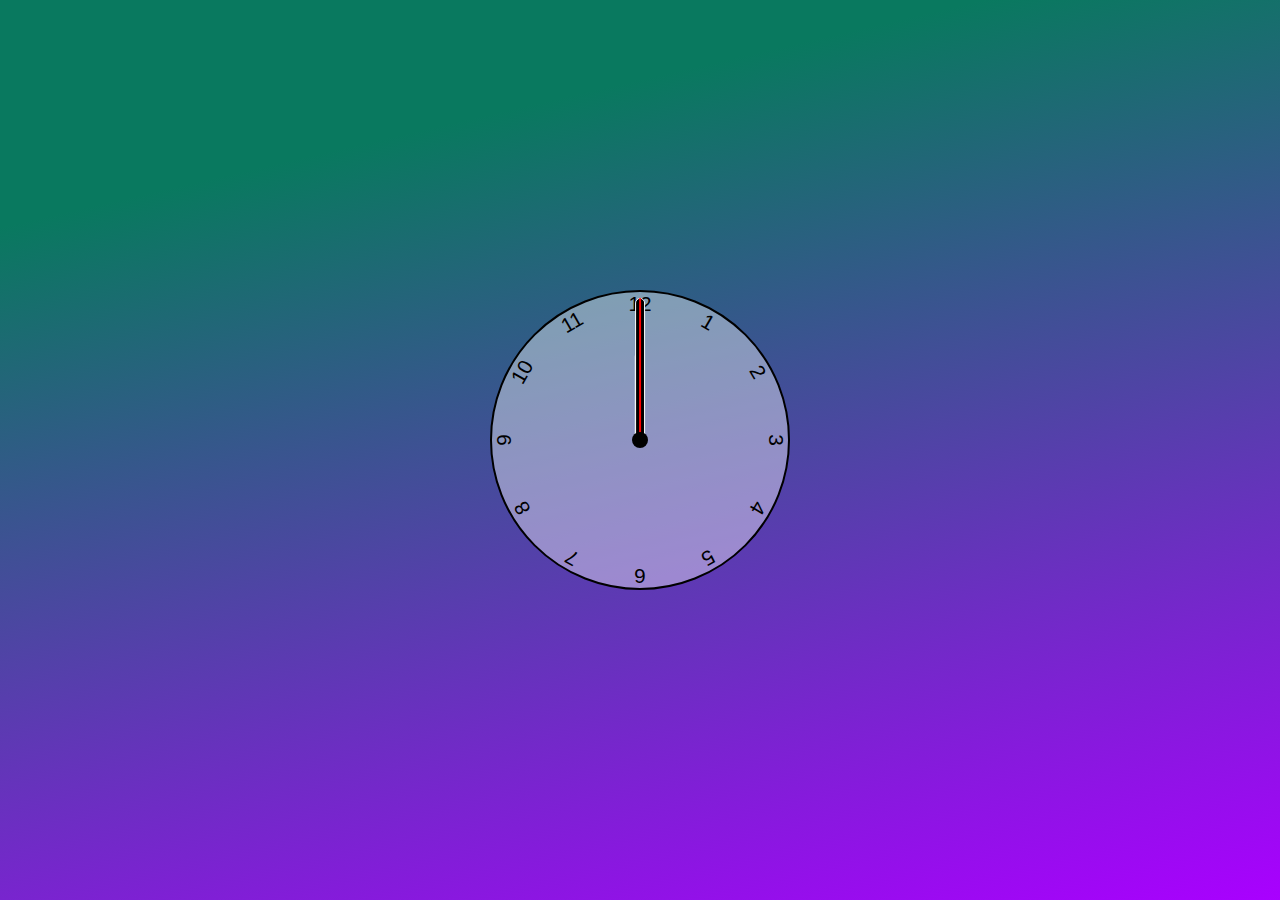
<file: 2. Reloj/index.html>
<!DOCTYPE html>
<html lang="es">
<head>
    <meta charset="UTF-8">
    <meta http-equiv="X-UA-Compatible" content="IE=edge">
    <meta name="viewport" content="width=device-width, initial-scale=1.0">
    <title>CSS + JS Clock</title>
    <link rel="stylesheet" href="style.css">
</head>
<body>
    
    <div class="reloj">
        <div class="aguja horas"></div>
        <div class="aguja minutos"></div>
        <div class="aguja segundos"></div>
        <div class="num num1">1</div>
        <div class="num num2">2</div>
        <div class="num num3">3</div>
        <div class="num num4">4</div>
        <div class="num num5">5</div>
        <div class="num num6">6</div>
        <div class="num num7">7</div>
        <div class="num num8">8</div>
        <div class="num num9">9</div>
        <div class="num num10">10</div>
        <div class="num num11">11</div>
        <div class="num num12">12</div>
    </div>

    <div class="relojDigital"></div>
    
    <script src="index.js"></script>
</body>
</html>
</file>
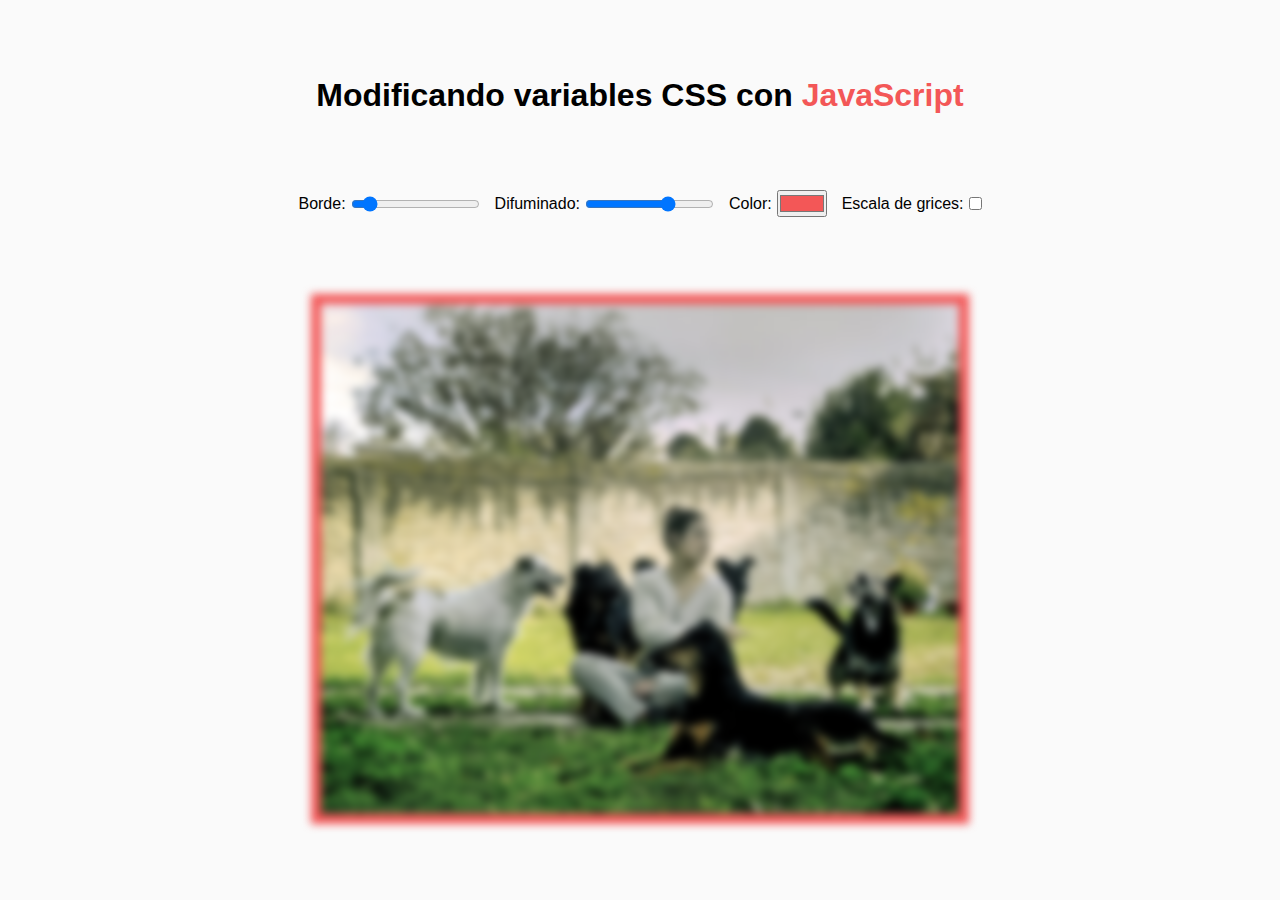
<file: 3. Modificar variables CSS/index.html>
<!DOCTYPE html>
<html lang="es">
<head>
    <meta charset="UTF-8">
    <meta http-equiv="X-UA-Compatible" content="IE=edge">
    <meta name="viewport" content="width=device-width, initial-scale=1.0">
    <title>Playing with CSS Variables and JS</title>
    <link rel="stylesheet" href="https://cdnjs.cloudflare.com/ajax/libs/font-awesome/5.15.3/css/all.min.css" integrity="sha512-iBBXm8fW90+nuLcSKlbmrPcLa0OT92xO1BIsZ+ywDWZCvqsWgccV3gFoRBv0z+8dLJgyAHIhR35VZc2oM/gI1w==" crossorigin="anonymous" referrerpolicy="no-referrer" />
    <link rel="stylesheet" href="css/style.css">
</head>
<body>
    
    <main>
        <h1>Modificando variables CSS con <span>JavaScript</span></h1>
    
        <div class="controles">
            <div>
                <label for="borde">Borde:</label>
                <input type="range" id="borde" name="borde" min="0" max="150" value="15" data-sizing="px">
            </div>

            <div>
                <label for="blur">Difuminado:</label>
                <input type="range" id="blur" name="blur" min="-10" max="20" value="10" data-sizing="px">
            </div>

            <div>
                <label for="color">Color:</label>
                <input type="color" id="color" name="color" value="#f35757">
            </div>

            <div>
                <label for="grices">Escala de grices: <input type="checkbox" name="grices" id="grices"></label>
            </div>
        </div>

        <div class="fotos">
            <i class="fas fa-chevron-left" id="left"></i>
            <div class="foto">
                <img src="img/foto1.jpg" alt="foto" id="img">
            </div>
            <i class="fas fa-chevron-right" id="right"></i>
        </div>
    </main>
    <script src="js/index.js"></script>
</body>
</html>
</file>
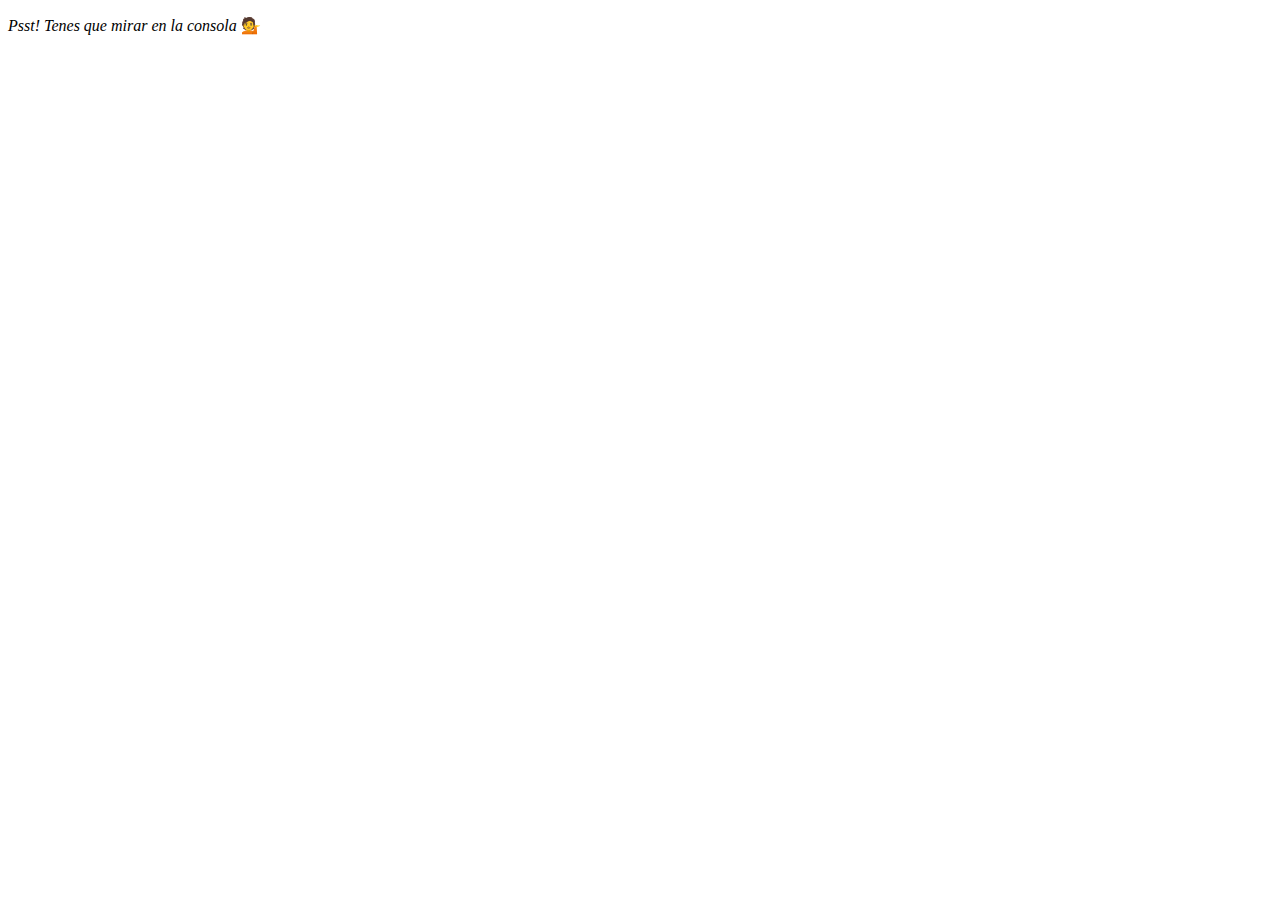
<file: 4. Practica Arrays/index.html>
<!DOCTYPE html>
<html lang="es">
<head>
    <meta charset="UTF-8">
    <meta http-equiv="X-UA-Compatible" content="IE=edge">
    <meta name="viewport" content="width=device-width, initial-scale=1.0">
    <title>Array Cardio Practice 💪</title>
</head>
<body>
    <p><em>Psst! Tenes que mirar en la consola</em> 💁</p>
    <script src="index.js"></script>
</body>
</html>
</file>
<file: 2. Reloj/style.css>
* {
    box-sizing: border-box;
    margin: 0;
    padding: 0;
}

body {
    font-family: sans-serif;
    display: flex;
    justify-content: center;
    align-items: center;
    flex-direction: column;
    min-height: 100vh;
    background: rgb(9,121,95);
    background: linear-gradient(167deg, rgba(9,121,95,1) 19%, rgba(169,0,255,1) 100%);
}

.reloj {
    width: 300px;
    height: 300px;
    background-color: rgba(255, 255, 255, 0.4);
    border-radius: 50%;
    -webkit-border-radius: 50%;
    -moz-border-radius: 50%;
    -ms-border-radius: 50%;
    -o-border-radius: 50%;
    border: 2px solid black;
    position: relative;
    text-align: center;
    font-size: 1.3rem;
}

.reloj::after {
    content: '';
    position: absolute;
    top: calc(50% - 8px);
    left: calc(50% - 8px);
    background-color: black;
    z-index: 11;
    width: 16px;
    height: 16px;
    border-radius: 50%;
    -webkit-border-radius: 50%;
    -moz-border-radius: 50%;
    -ms-border-radius: 50%;
    -o-border-radius: 50%;
}

.num {
    --rotation: 0;
    position: absolute;
    width: 100%;
    height: 100%;
    transform: rotate(var(--rotation));
    -webkit-transform: rotate(var(--rotation));
    -moz-transform: rotate(var(--rotation));
    -ms-transform: rotate(var(--rotation));
    -o-transform: rotate(var(--rotation));
}

.num1 {
    --rotation: 30deg;
}

.num2 {
    --rotation: 60deg;
}

.num3 {
    --rotation: 90deg;
}

.num4 {
    --rotation: 120deg;
}

.num5 {
    --rotation: 150deg;
}

.num6 {
    --rotation: 180deg;
}

.num7 {
    --rotation: 210deg;
}

.num8 {
    --rotation: 240deg;
}

.num9 {
    --rotation: 270deg;
}

.num10 {
    --rotation: 300deg;
}

.num11 {
    --rotation: 330deg;
}

.aguja {
    position: absolute;
    top: calc(50% - 5px);
    background-color: black;
    width: 50%;
    height: 10px;
    border: 0.5px solid white;
    border-top-left-radius: 10px;
    border-bottom-left-radius: 10px;
    z-index: 10;
    transform-origin: 100%;
    transform: rotate(90deg);
    -webkit-transform: rotate(90deg);
    -moz-transform: rotate(90deg);
    -ms-transform: rotate(90deg);
    -o-transform: rotate(90deg);
}

.segundos {
    position: absolute;
    background-color: red;
    border: none;
    height: 2px;
    width: 48%;
    top: calc(50% - 1px);
    left: 2%;
}

.minutos {
    width: 48%;
    top: calc(50% - 5px);
    left: 2%;
}

.horas {
    width: 30%;
    top: calc(50% - 5px);
    left: 20%;
}

.relojDigital {
    margin-top: 20px;
    font-size: 2.5rem;
    color: cornsilk;
}
</file>
<file: 3. Modificar variables CSS/css/style.css>
:root {
    --color: #f35757;
    --borde: 10px;
    --blur: 4px;
}

* {
    margin: 0;
    padding: 0;
    box-sizing: border-box;
    font-family: sans-serif;
}

body {
    background-color: #fafafa;
}

main {
    min-height: 100vh;
    display: flex;
    flex-direction: column;
    justify-content: space-evenly;
    align-items: center;
    text-align: center;
}

h1 > span {
    color: var(--color);
}

.controles {
    width: 90%;
    display: flex;
    align-items: center;
    justify-content: center;
    gap: 15px;
    flex-wrap: wrap;
}

.controles div,
.controles div label {
    display: flex;
    align-items: center;
    gap: 5px;
}

.fotos {
    width: 90%;
    display: flex;
    justify-content: space-around;
    align-items: stretch;
    
}

.fotos i {
    align-self: center;
    font-size: 2.5rem;
    border-radius: 50%;
    padding: 20px;
    cursor: pointer;
    filter: drop-shadow(2px 4px 6px black);
    -webkit-filter: drop-shadow(2px 4px 6px black);
}

.fotos i:hover {
    transform: scale(1.1);
    -webkit-transform: scale(1.1);
    -moz-transform: scale(1.1);
    -ms-transform: scale(1.1);
    -o-transform: scale(1.1);
}

.foto {
    max-width: 800px;
    height: 530px;
}

.foto img {
   width: 100%;
   height: 100%;
   object-fit: cover;
   padding: var(--borde);
   background-color: var(--color);
   filter: blur(var(--blur));
   -webkit-filter: blur(var(--blur));
}
</file>
